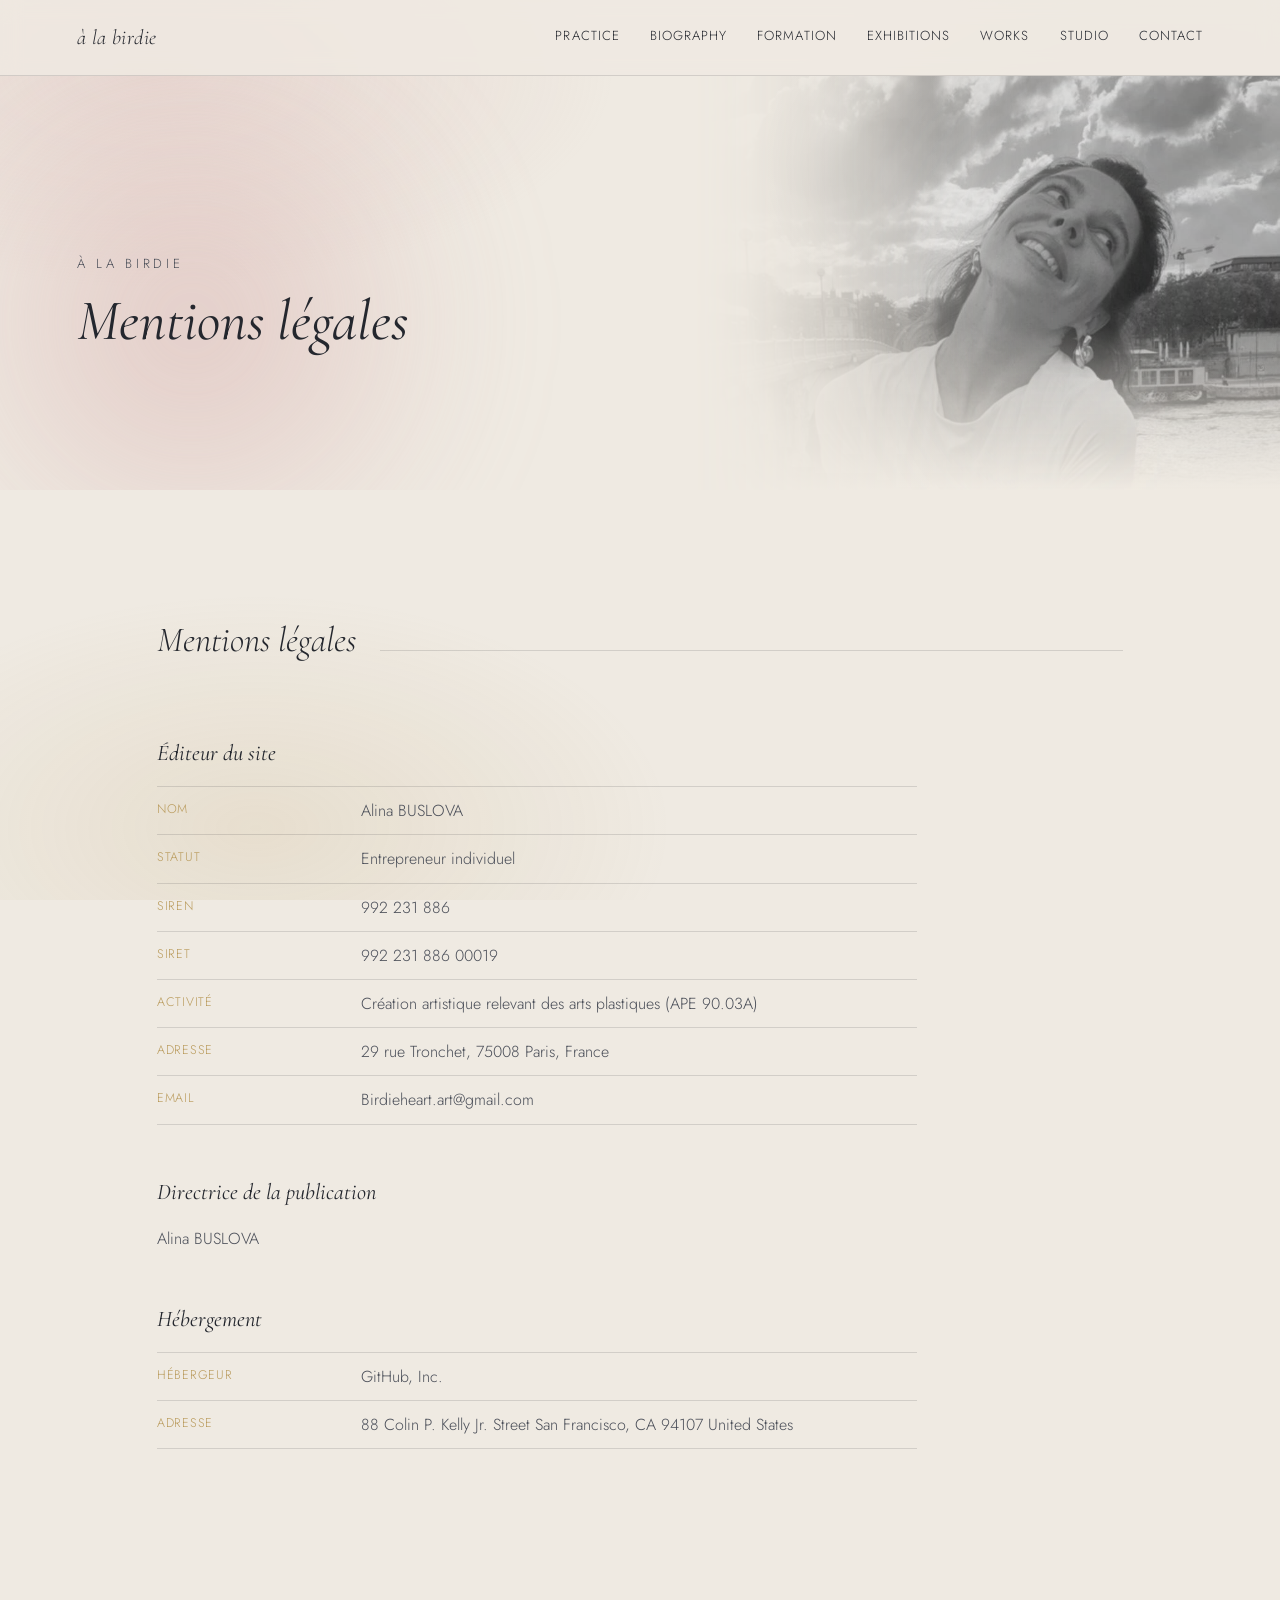
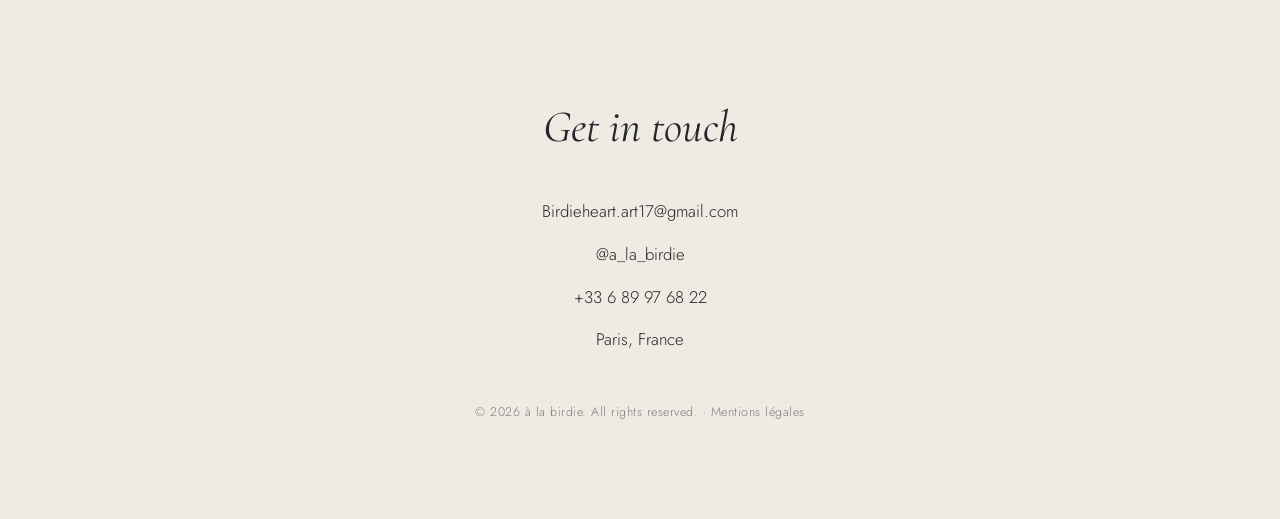
<file: mentions-legales.html>
<!DOCTYPE html>
<html lang="fr">
<head>
<meta charset="UTF-8">
<meta name="viewport" content="width=device-width, initial-scale=1.0">
<title>Mentions légales — à la birdie</title>
<link rel="preconnect" href="https://fonts.googleapis.com">
<link rel="preconnect" href="https://fonts.gstatic.com" crossorigin>
<link href="https://fonts.googleapis.com/css2?family=Cormorant+Garamond:ital,wght@0,300;0,400;0,500;0,600;1,400&family=Jost:wght@300;400;500;600&display=swap" rel="stylesheet">
<link rel="stylesheet" href="style.css">
</head>
<body>

<!-- ambient watercolor bloom, fixed behind everything -->
<div class="wash-layer" aria-hidden="true"></div>

<!-- ============ NAV ============ -->
<header class="site-nav">
  <a href="index.html#top" class="nav-mark">
    <span>à la birdie</span>
  </a>
  <nav class="nav-links">
    <a href="index.html#practice">Practice</a>
    <a href="index.html#bio">Biography</a>
    <a href="index.html#formation">Formation</a>
    <a href="index.html#exhibitions">Exhibitions</a>
    <a href="index.html#works">Works</a>
    <a href="index.html#community">Studio</a>
    <a href="index.html#contact">Contact</a>
  </nav>
</header>

<!-- ============ LEGAL HERO ============ -->
<section class="legal-hero">
  <div class="hero-bloom hero-bloom--rose" aria-hidden="true"></div>
  <div class="hero-bloom hero-bloom--dove" aria-hidden="true"></div>

  <div class="legal-portrait" aria-hidden="true">
    <img src="images/portrait2.jpeg" alt="">
  </div>

  <div class="legal-hero-content">
    <p class="eyebrow">à la birdie</p>
    <h1>Mentions légales</h1>
  </div>
</section>

<!-- ============ LEGAL CONTENT ============ -->
<section class="section legal">
  <div class="section-head">
    <span class="section-num">Mentions légales</span>
    <div class="rule"></div>
  </div>

  <div class="legal-content">

    <div class="legal-block">
      <h3>Éditeur du site</h3>
      <ul class="legal-fields">
        <li>
          <span class="field-label">Nom</span>
          <span>Alina BUSLOVA</span>
        </li>
        <li>
          <span class="field-label">Statut</span>
          <span>Entrepreneur individuel</span>
        </li>
        <li>
          <span class="field-label">SIREN</span>
          <span>992 231 886</span>
        </li>
        <li>
          <span class="field-label">SIRET</span>
          <span>992 231 886 00019</span>
        </li>
        <li>
          <span class="field-label">Activité</span>
          <span>Création artistique relevant des arts plastiques (APE 90.03A)</span>
        </li>
        <li>
          <span class="field-label">Adresse</span>
          <span>29 rue Tronchet, 75008 Paris, France</span>
        </li>
        <li>
          <span class="field-label">Email</span>
          <span><a href="mailto:Birdieheart.art@gmail.com">Birdieheart.art@gmail.com</a></span>
        </li>
      </ul>
    </div>

    <div class="legal-block">
      <h3>Directrice de la publication</h3>
      <p>Alina BUSLOVA</p>
    </div>

    <div class="legal-block">
      <h3>Hébergement</h3>
      <ul class="legal-fields">
        <li>
          <span class="field-label">Hébergeur</span>
          <span>GitHub, Inc.</span>
        </li>
        <li>
          <span class="field-label">Adresse</span>
          <span>
              88 Colin P. Kelly Jr. Street
              San Francisco, CA 94107
              United States
            </span>
        </li>
      </ul>
    </div>

  </div>
</section>

<!-- ============ CONTACT ============ -->
<footer id="contact" class="section contact">
  <h2>Get in touch</h2>
  <ul class="contact-list">
    <li><a href="mailto:Birdieheart.art17@gmail.com">Birdieheart.art17@gmail.com</a></li>
    <li><a href="https://www.instagram.com/a_la_birdie/" target="_blank" rel="noopener">@a_la_birdie</a></li>
    <li><a href="tel:+33689976822">+33 6 89 97 68 22</a></li>
    <li>Paris, France</li>
  </ul>
  <p class="foot-line">© 2026 à la birdie. All rights reserved. · <a href="mentions-legales.html" class="foot-link">Mentions légales</a></p>
</footer>

</body>
</html>
</file>
<file: style.css>
/* ============================================================
   à la birdie — watercolor portfolio
   Palette: paper #EFEAE2 / paper-deep #E4DDD0 / ink #24272E
            dove #AEB8C2 / blush #D8AFAE / gold #B99A5B
   Display: Cormorant Garamond · Body/UI: Jost
   ============================================================ */

:root{
  --paper: #EFEAE2;
  --paper-deep: #E4DDD0;
  --ink: #24272E;
  --ink-soft: #4A4E58;
  --dove: #AEB8C2;
  --blush: #D8AFAE;
  --gold: #B99A5B;
  --line: rgba(36,39,46,0.14);

  --display: 'Cormorant Garamond', serif;
  --body: 'Jost', sans-serif;

  --max: 1120px;
  --pad: clamp(24px, 6vw, 88px);
}

*,*::before,*::after{ box-sizing: border-box; }

@media (prefers-reduced-motion: reduce){
  *{ animation-duration: 0.001ms !important; animation-iteration-count: 1 !important; transition-duration: 0.001ms !important; }
}

html{ scroll-behavior: smooth; }

body{
  margin: 0;
  background: var(--paper);
  color: var(--ink);
  font-family: var(--body);
  font-weight: 300;
  font-size: 16px;
  line-height: 1.7;
  -webkit-font-smoothing: antialiased;
  position: relative;
}

a{ color: inherit; text-decoration: none; }
em{ font-style: italic; }

::selection{ background: var(--blush); color: var(--ink); }

:focus-visible{
  outline: 2px solid var(--gold);
  outline-offset: 3px;
}

/* ---------------- ambient wash layer ---------------- */

.wash-layer{
  position: fixed;
  inset: 0;
  z-index: -1;
  pointer-events: none;
  background:
    radial-gradient(ellipse 60% 40% at 12% 8%, rgba(216,175,174,0.28), transparent 60%),
    radial-gradient(ellipse 55% 45% at 92% 18%, rgba(174,184,194,0.24), transparent 60%),
    radial-gradient(ellipse 50% 40% at 20% 92%, rgba(185,154,91,0.14), transparent 65%);
}

/* ---------------- nav ---------------- */

.site-nav{
  position: sticky;
  top: 0;
  z-index: 40;
  display: flex;
  align-items: center;
  justify-content: space-between;
  gap: 24px;
  padding: 20px var(--pad);
  background: rgba(239,234,226,0.82);
  backdrop-filter: blur(10px);
  border-bottom: 1px solid var(--line);
}

.nav-mark{
  display: flex;
  align-items: center;
  gap: 10px;
  font-family: var(--display);
  font-style: italic;
  font-size: 1.3rem;
  letter-spacing: 0.02em;
  color: var(--ink);
}

.nav-links{
  display: flex;
  flex-wrap: wrap;
  gap: clamp(14px, 2.4vw, 30px);
  font-size: 0.82rem;
  letter-spacing: 0.08em;
  text-transform: uppercase;
}

.nav-links a{
  position: relative;
  padding-bottom: 4px;
}
.nav-links a::after{
  content: "";
  position: absolute;
  left: 0; right: 100%;
  bottom: 0;
  height: 1px;
  background: var(--gold);
  transition: right 0.3s ease;
}
.nav-links a:hover::after{ right: 0; }

/* ---------------- hero ---------------- */

.hero{
  position: relative;
  min-height: 92vh;
  display: flex;
  align-items: center;
  justify-content: center;
  overflow: hidden;
}

.hero-bloom{
  position: absolute;
  border-radius: 50%;
  filter: blur(60px);
  opacity: 0.55;
  z-index: 0;
}
.hero-bloom--rose{
  width: 46vw; height: 46vw;
  max-width: 620px; max-height: 620px;
  background: radial-gradient(circle, var(--blush), transparent 70%);
  top: -12%; left: -8%;
}
.hero-bloom--dove{
  width: 40vw; height: 40vw;
  max-width: 560px; max-height: 560px;
  background: radial-gradient(circle, var(--dove), transparent 70%);
  bottom: -18%; right: -10%;
}

/* portrait fading in from the right edge of the hero */
.hero-portrait{
  position: absolute;
  top: 0;
  right: 0;
  bottom: 0;
  width: min(52vw, 720px);
  z-index: 0;
  pointer-events: none;
  -webkit-mask-image: linear-gradient(to right, transparent 0%, rgba(0,0,0,0.35) 22%, rgba(0,0,0,0.85) 55%, #000 78%);
  mask-image: linear-gradient(to right, transparent 0%, rgba(0,0,0,0.35) 22%, rgba(0,0,0,0.85) 55%, #000 78%);
}
.hero-portrait img{
  width: 100%;
  height: 100%;
  object-fit: cover;
  object-position: 70% 20%;
  filter: grayscale(1) contrast(1.02);
  opacity: 0.9;
}
.hero-portrait::after{
  content: "";
  position: absolute;
  inset: 0;
  background:
    linear-gradient(to right, var(--paper) 0%, transparent 40%),
    linear-gradient(to bottom, transparent 55%, var(--paper) 100%);
}

.hero-content{
  position: relative;
  z-index: 1;
  max-width: 720px;
  padding: 120px var(--pad) 80px;
  text-align: center;
  margin: 0 auto;
}

.eyebrow{
  margin: 0 0 18px;
  font-size: 0.82rem;
  letter-spacing: 0.28em;
  text-transform: uppercase;
  color: var(--ink-soft);
}

.hero-title{
  margin: 0;
  font-family: var(--display);
  font-weight: 400;
  font-style: italic;
  font-size: clamp(2.6rem, 7vw, 5.4rem);
  line-height: 1.08;
  letter-spacing: 0.005em;
  color: var(--ink);
}

.hero-sub{
  margin: 28px 0 0;
  font-size: 1.02rem;
  color: var(--ink-soft);
  max-width: 480px;
  margin-left: auto;
  margin-right: auto;
}

.scroll-cue{
  position: relative;
  display: block;
  margin: 56px auto 0;
  width: 1px;
  height: 54px;
  background: var(--line);
  overflow: hidden;
}
.scroll-cue span{
  position: absolute;
  top: -100%;
  left: 0;
  width: 100%;
  height: 100%;
  background: var(--gold);
  animation: drip 2.6s ease-in-out infinite;
}
@keyframes drip{
  0%{ top: -100%; }
  60%{ top: 100%; }
  100%{ top: 100%; }
}

@media (max-width: 860px){
  .hero-portrait{
    width: 100%;
    -webkit-mask-image: linear-gradient(to bottom, transparent 0%, rgba(0,0,0,0.5) 30%, rgba(0,0,0,0.85) 60%, #000 100%);
    mask-image: linear-gradient(to bottom, transparent 0%, rgba(0,0,0,0.5) 30%, rgba(0,0,0,0.85) 60%, #000 100%);
  }
  .hero-portrait img{ object-position: 50% 15%; opacity: 0.5; }
  .hero-portrait::after{
    background: linear-gradient(to bottom, transparent 0%, var(--paper) 100%);
  }
}

/* ---------------- generic section scaffolding ---------------- */

.section{
  max-width: var(--max);
  margin: 0 auto;
  padding: clamp(64px, 10vw, 120px) var(--pad);
}

.section-head{
  display: flex;
  align-items: baseline;
  gap: 24px;
  margin-bottom: clamp(36px, 5vw, 64px);
}
.section-head--sub{ margin-top: 56px; margin-bottom: 28px; }

.section-num{
  font-family: var(--display);
  font-style: italic;
  font-size: clamp(1.6rem, 3vw, 2.2rem);
  white-space: nowrap;
  color: var(--ink);
}

.rule{
  flex: 1;
  height: 1px;
  background: var(--line);
}

/* ---------------- practice ---------------- */

.practice-grid{
  display: grid;
  grid-template-columns: 1fr 1.3fr;
  gap: clamp(32px, 6vw, 72px);
}

.practice-lead{
  font-family: var(--display);
  font-style: italic;
  font-size: clamp(1.5rem, 2.6vw, 2rem);
  line-height: 1.4;
  color: var(--ink);
  margin: 0;
}

.practice-body p{
  margin: 0 0 22px;
  color: var(--ink-soft);
  font-size: 1rem;
}
.practice-body p:last-child{ margin-bottom: 0; }

/* ---------------- biography timeline ---------------- */

.timeline{
  position: relative;
  border-left: 1px solid var(--line);
  padding-left: clamp(24px, 5vw, 48px);
}

.tl-row{
  position: relative;
  padding-bottom: clamp(32px, 5vw, 52px);
}
.tl-row:last-child{ padding-bottom: 0; }

.tl-row::before{
  content: "";
  position: absolute;
  left: calc(-1 * clamp(24px, 5vw, 48px) - 5px);
  top: 6px;
  width: 9px;
  height: 9px;
  border-radius: 50%;
  background: var(--gold);
}

.tl-year{
  display: block;
  font-family: var(--display);
  font-style: italic;
  font-size: 1.3rem;
  color: var(--gold);
  margin-bottom: 10px;
}

.tl-card p{
  margin: 0;
  max-width: 640px;
  color: var(--ink-soft);
}

/* ambient faded portraits — biography section, one on each side,
   anchored to the true edges of the page rather than the centered
   content column */
.bio{ position: relative; }
.bio .section-head{ position: relative; z-index: 1; }
.timeline{ z-index: 1; }

.bio-portrait{
  position: absolute;
  top: 0;
  bottom: 0;
  width: min(30vw, 400px);
  z-index: 0;
  pointer-events: none;
}
.bio-portrait img{
  width: 100%;
  height: 100%;
  object-fit: cover;
  filter: grayscale(1) contrast(1.02);
  opacity: 0.5;
}

.bio-portrait--right{
  right: calc(50% - 50vw);
  -webkit-mask-image: linear-gradient(to right, transparent 0%, rgba(0,0,0,0.3) 24%, rgba(0,0,0,0.75) 55%, #000 82%);
  mask-image: linear-gradient(to right, transparent 0%, rgba(0,0,0,0.3) 24%, rgba(0,0,0,0.75) 55%, #000 82%);
}
.bio-portrait--right img{ object-position: 50% 15%; }
.bio-portrait--right::after{
  content: "";
  position: absolute;
  inset: 0;
  background:
    linear-gradient(to right, var(--paper) 0%, transparent 42%),
    linear-gradient(to bottom, transparent 65%, var(--paper) 100%),
    linear-gradient(to top, transparent 65%, var(--paper) 100%);
}

.bio-portrait--left{
  left: calc(50% - 50vw);
  -webkit-mask-image: linear-gradient(to left, transparent 0%, rgba(0,0,0,0.3) 24%, rgba(0,0,0,0.75) 55%, #000 82%);
  mask-image: linear-gradient(to left, transparent 0%, rgba(0,0,0,0.3) 24%, rgba(0,0,0,0.75) 55%, #000 82%);
}
.bio-portrait--left img{ object-position: 32% 18%; }
.bio-portrait--left::after{
  content: "";
  position: absolute;
  inset: 0;
  background:
    linear-gradient(to left, var(--paper) 0%, transparent 42%),
    linear-gradient(to bottom, transparent 65%, var(--paper) 100%),
    linear-gradient(to top, transparent 65%, var(--paper) 100%);
}

@media (max-width: 860px){
  .bio-portrait{ display: none; }
}

/* ---------------- formation ---------------- */

.formation-grid{
  display: grid;
  grid-template-columns: 1fr 1fr;
  gap: clamp(32px, 6vw, 72px);
}

.formation-col h3{
  font-family: var(--display);
  font-style: italic;
  font-weight: 400;
  font-size: 1.5rem;
  margin: 0 0 20px;
}

.plain-list{
  list-style: none;
  margin: 0; padding: 0;
}
.plain-list li{
  padding: 12px 0;
  border-top: 1px solid var(--line);
  color: var(--ink-soft);
  font-size: 0.98rem;
}
.plain-list li:last-child{ border-bottom: 1px solid var(--line); }

.plain-list .yr{
  display: inline-block;
  min-width: 108px;
  color: var(--gold);
  font-family: var(--display);
  font-style: italic;
}

/* ---------------- exhibitions / press / collab ---------------- */

.edit-list{
  list-style: none;
  margin: 0 0 8px;
  padding: 0;
}

.edit-list li{
  display: grid;
  grid-template-columns: 190px 1fr;
  gap: 8px 24px;
  padding: 20px 0;
  border-top: 1px solid var(--line);
}
.edit-list li:last-child{ border-bottom: 1px solid var(--line); }

.edit-date{
  font-size: 0.82rem;
  letter-spacing: 0.06em;
  text-transform: uppercase;
  color: var(--gold);
  padding-top: 3px;
}

.edit-title{
  grid-column: 2;
  font-family: var(--display);
  font-style: italic;
  font-size: 1.25rem;
  color: var(--ink);
}

.edit-meta{
  grid-column: 2;
  color: var(--ink-soft);
  font-size: 0.94rem;
}

.collab-line{
  color: var(--ink-soft);
  max-width: 640px;
}

/* ---------------- works ---------------- */

.works-intro{
  max-width: 760px;
  margin-bottom: clamp(40px, 6vw, 64px);
}

.works-series-title{
  font-family: var(--display);
  font-style: italic;
  font-weight: 400;
  font-size: clamp(1.5rem, 2.6vw, 2rem);
  margin: 0 0 18px;
  color: var(--ink);
}
.works-series-title span{
  font-size: 1rem;
  font-style: normal;
  color: var(--ink-soft);
  letter-spacing: 0.03em;
}

/* small "Series N" tag sitting beside a series title */
.series-tag{
  display: inline-block;
  margin-left: 14px;
  padding: 4px 12px;
  font-family: var(--body);
  font-style: normal;
  font-size: 0.68rem;
  letter-spacing: 0.14em;
  text-transform: uppercase;
  color: var(--paper);
  background: var(--gold);
  border-radius: 999px;
  vertical-align: middle;
  transform: translateY(-3px);
}

.works-intro p{
  color: var(--ink-soft);
  margin: 0;
}

/* divider used between the two series inside the Works section */
.series-divider{
  display: flex;
  align-items: center;
  gap: 20px;
  margin: clamp(64px, 9vw, 104px) 0 clamp(40px, 6vw, 64px);
}
.series-divider .rule{ flex: 1; height: 1px; background: var(--line); }
.series-divider span{
  font-family: var(--display);
  font-style: italic;
  font-size: 1rem;
  color: var(--gold);
  letter-spacing: 0.04em;
  white-space: nowrap;
}

.works-grid{
  display: grid;
  grid-template-columns: 1fr 1fr;
  gap: clamp(32px, 5vw, 64px) clamp(28px, 5vw, 56px);
}

.work-card--wide{
  grid-column: 1 / -1;
}
.work-card--wide .work-plate{
  aspect-ratio: 16 / 10;
}
.work-card--wide .work-plate img{
  object-position: center 30%;
}

.work-card h3{
  font-family: var(--display);
  font-style: italic;
  font-weight: 400;
  font-size: 1.6rem;
  margin: 22px 0 6px;
}

.work-specs{
  font-size: 0.78rem;
  letter-spacing: 0.06em;
  text-transform: uppercase;
  color: var(--gold);
  margin: 0 0 14px;
}
.work-price{ color: var(--ink-soft); }

.work-card p:not(.work-specs){
  color: var(--ink-soft);
  margin: 0;
}

.work-plate{
  aspect-ratio: 4 / 5;
  border-radius: 2px;
  position: relative;
  overflow: hidden;
  background: var(--paper-deep);
  cursor: zoom-in;
}
.work-plate img{
  width: 100%;
  height: 100%;
  object-fit: cover;
  object-position: center;
  display: block;
  transition: transform 0.6s ease;
}
.work-card:hover .work-plate img{
  transform: scale(1.03);
}

/* ---------------- zoom / loupe badge on every plate ----------------
   A small tappable indicator, bottom-right of each work-plate, that
   signals the image can be opened larger. Same treatment on the
   Dovecote (Series 1) grid, which reuses .work-plate. */

.work-plate .zoom-badge{
  position: absolute;
  right: 14px;
  bottom: 14px;
  width: 34px;
  height: 34px;
  border-radius: 50%;
  display: flex;
  align-items: center;
  justify-content: center;
  background: rgba(239,234,226,0.88);
  backdrop-filter: blur(4px);
  box-shadow: 0 4px 14px rgba(36,39,46,0.22);
  opacity: 0.88;
  transform: scale(0.94);
  transition: transform 0.35s ease, opacity 0.35s ease, background 0.35s ease;
  pointer-events: none;
  z-index: 2;
}
.work-plate .zoom-badge svg{
  width: 16px;
  height: 16px;
  display: block;
}
.work-plate .zoom-badge svg circle,
.work-plate .zoom-badge svg line{
  stroke: var(--ink);
  stroke-width: 1.6;
  fill: none;
  stroke-linecap: round;
}
.work-card:hover .work-plate .zoom-badge,
.work-plate:focus-visible .zoom-badge{
  opacity: 1;
  transform: scale(1);
  background: var(--paper);
}

/* ---------------- lightbox ---------------- */

.lightbox{
  position: fixed;
  inset: 0;
  z-index: 100;
  display: flex;
  align-items: center;
  justify-content: center;
  padding: clamp(20px, 5vw, 64px);
  background: rgba(36,39,46,0.72);
  backdrop-filter: blur(6px);
  opacity: 0;
  visibility: hidden;
  transition: opacity 0.4s ease, visibility 0s linear 0.4s;
}
.lightbox.is-open{
  opacity: 1;
  visibility: visible;
  transition: opacity 0.4s ease, visibility 0s linear 0s;
}

.lightbox-figure{
  position: relative;
  max-width: min(92vw, 1100px);
  max-height: 88vh;
  transform: scale(0.82);
  opacity: 0;
  transition: transform 0.45s cubic-bezier(.2,.8,.2,1), opacity 0.4s ease;
}
.lightbox.is-open .lightbox-figure{
  transform: scale(1);
  opacity: 1;
}

/* the viewport clips the zoomed image so it grows from the point
   clicked without spilling over the rest of the page */
.lightbox-viewport{
  max-width: 100%;
  max-height: 88vh;
  border-radius: 2px;
  overflow: hidden;
  box-shadow: 0 30px 70px rgba(0,0,0,0.45);
}
.lightbox-viewport.is-zoomed{
  overflow: auto;
}

.lightbox-figure img{
  display: block;
  max-width: 100%;
  max-height: 88vh;
  width: auto;
  height: auto;
  cursor: zoom-in;
  transition: transform 0.45s cubic-bezier(.2,.8,.2,1);
  will-change: transform;
}
.lightbox-figure img.is-zoomed{
  cursor: zoom-out;
}

.lightbox-hint{
  margin: 14px 0 0;
  text-align: center;
  font-size: 0.72rem;
  letter-spacing: 0.1em;
  text-transform: uppercase;
  color: var(--dove);
  transition: opacity 0.3s ease;
}

.lightbox-caption{
  margin-top: 16px;
  text-align: center;
  font-family: var(--display);
  font-style: italic;
  font-size: 1.1rem;
  color: var(--paper);
}
.lightbox-caption span{
  display: block;
  margin-top: 4px;
  font-family: var(--body);
  font-style: normal;
  font-size: 0.72rem;
  letter-spacing: 0.08em;
  text-transform: uppercase;
  color: var(--dove);
}

.lightbox-close{
  position: absolute;
  top: -18px;
  right: -18px;
  width: 40px;
  height: 40px;
  border-radius: 50%;
  background: var(--paper);
  color: var(--ink);
  display: flex;
  align-items: center;
  justify-content: center;
  font-size: 1.2rem;
  line-height: 1;
  cursor: pointer;
  box-shadow: 0 8px 22px rgba(0,0,0,0.3);
  border: none;
}

@media (max-width: 600px){
  .lightbox-close{ top: -46px; right: 0; }
}

/* ---------------- studio / community ---------------- */

.community{
  text-align: center;
}
.community .section-head{
  justify-content: center;
}

.community-frame{
  max-width: 900px;
  margin: 0 auto;
  border-radius: 2px;
  overflow: hidden;
  aspect-ratio: 16 / 10;
}
.community-frame img{
  width: 100%;
  height: 100%;
  object-fit: cover;
  object-position: center 30%;
  filter: saturate(0.92);
}

.community-caption{
  max-width: 560px;
  margin: 24px auto 0;
  color: var(--ink-soft);
  font-size: 0.98rem;
  font-style: italic;
  font-family: var(--display);
}

/* ---------------- contact / footer ---------------- */

.contact{
  text-align: center;
  padding-top: clamp(64px, 10vw, 120px);
  padding-bottom: clamp(64px, 10vw, 96px);
}

.contact h2{
  font-family: var(--display);
  font-style: italic;
  font-weight: 400;
  font-size: clamp(2rem, 4vw, 2.8rem);
  margin: 0 0 32px;
}

.contact-list{
  list-style: none;
  margin: 0 0 48px;
  padding: 0;
  display: flex;
  flex-direction: column;
  gap: 14px;
  font-size: 1.05rem;
}

.contact-list a{
  border-bottom: 1px solid transparent;
  transition: border-color 0.2s ease;
}
.contact-list a:hover{ border-color: var(--gold); }

.foot-line{
  font-size: 0.78rem;
  letter-spacing: 0.04em;
  color: var(--ink-soft);
  opacity: 0.7;
  margin: 0;
}
.foot-link{
  opacity: 1;
  border-bottom: 1px solid transparent;
  transition: border-color 0.2s ease;
}
.foot-link:hover{ border-color: var(--gold); }

/* ---------------- legal page ---------------- */

.legal-hero{
  position: relative;
  min-height: 46vh;
  display: flex;
  align-items: center;
  overflow: hidden;
}

.legal-portrait{
  position: absolute;
  top: 0;
  right: 0;
  bottom: 0;
  width: min(46vw, 620px);
  z-index: 0;
  pointer-events: none;
  -webkit-mask-image: linear-gradient(to right, transparent 0%, rgba(0,0,0,0.35) 24%, rgba(0,0,0,0.85) 58%, #000 82%);
  mask-image: linear-gradient(to right, transparent 0%, rgba(0,0,0,0.35) 24%, rgba(0,0,0,0.85) 58%, #000 82%);
}
.legal-portrait img{
  width: 100%;
  height: 100%;
  object-fit: cover;
  object-position: 60% 22%;
  filter: grayscale(1) contrast(1.02);
  opacity: 0.9;
}
.legal-portrait::after{
  content: "";
  position: absolute;
  inset: 0;
  background:
    linear-gradient(to right, var(--paper) 0%, transparent 42%),
    linear-gradient(to bottom, transparent 60%, var(--paper) 100%);
}

.legal-hero-content{
  position: relative;
  z-index: 1;
  max-width: 640px;
  padding: 100px var(--pad) 60px;
}

.legal-hero-content .eyebrow{ margin-bottom: 14px; }

.legal-hero-content h1{
  margin: 0;
  font-family: var(--display);
  font-weight: 400;
  font-style: italic;
  font-size: clamp(2.2rem, 5.5vw, 3.6rem);
  line-height: 1.12;
  color: var(--ink);
}

@media (max-width: 860px){
  .legal-portrait{
    width: 100%;
    -webkit-mask-image: linear-gradient(to bottom, transparent 0%, rgba(0,0,0,0.5) 30%, rgba(0,0,0,0.85) 60%, #000 100%);
    mask-image: linear-gradient(to bottom, transparent 0%, rgba(0,0,0,0.5) 30%, rgba(0,0,0,0.85) 60%, #000 100%);
  }
  .legal-portrait img{ object-position: 50% 15%; opacity: 0.5; }
  .legal-portrait::after{
    background: linear-gradient(to bottom, transparent 0%, var(--paper) 100%);
  }
}

.legal-content{
  max-width: 760px;
}

.legal-block{
  margin-bottom: clamp(32px, 5vw, 48px);
}
.legal-block:last-child{ margin-bottom: 0; }

.legal-block h3{
  font-family: var(--display);
  font-style: italic;
  font-weight: 400;
  font-size: 1.4rem;
  margin: 0 0 14px;
  color: var(--ink);
}

.legal-block p{
  margin: 0 0 10px;
  color: var(--ink-soft);
}
.legal-block p:last-child{ margin-bottom: 0; }

.legal-fields{
  list-style: none;
  margin: 0;
  padding: 0;
  color: var(--ink-soft);
}
.legal-fields li{
  display: grid;
  grid-template-columns: 180px 1fr;
  gap: 8px 24px;
  padding: 10px 0;
  border-top: 1px solid var(--line);
}
.legal-fields li:last-child{ border-bottom: 1px solid var(--line); }

.legal-fields .field-label{
  font-size: 0.78rem;
  letter-spacing: 0.06em;
  text-transform: uppercase;
  color: var(--gold);
  padding-top: 2px;
}

@media (max-width: 600px){
  .legal-fields li{ grid-template-columns: 1fr; }
}

/* ---------------- responsive ---------------- */

@media (max-width: 860px){
  .practice-grid,
  .formation-grid,
  .works-grid{
    grid-template-columns: 1fr;
  }
  .work-card--wide{ grid-column: auto; }
  .edit-list li{
    grid-template-columns: 1fr;
  }
  .edit-title, .edit-meta{ grid-column: 1; }
}

@media (max-width: 600px){
  .site-nav{ flex-direction: column; align-items: flex-start; gap: 14px; }
  .nav-links{ font-size: 0.74rem; gap: 14px 20px; }
}
/* ---------------- side images (plain, no captions) ----------------
   Watercolor details anchored to the true left/right edges of the
   page — same edge-bleed technique as the biography portraits — so
   Practice, Formation, and Exhibitions/Press/Collaborations don't
   read as empty. Height is NOT forced: each image keeps its own
   natural aspect ratio (portrait, square, or landscape) so nothing
   gets cropped on the sides. */

.practice{ position: relative; }
.practice .section-head,
.practice .practice-grid{ position: relative; z-index: 1; }

.formation{ position: relative; }
.formation .section-head,
.formation .formation-grid{ position: relative; z-index: 1; }

.exhibitions{ position: relative; }
.exhibitions .section-head,
.exhibitions .edit-list,
.exhibitions .collab-line{ position: relative; z-index: 1; }

.side-image{
  position: absolute;
  width: min(16vw, 220px);
  top: 50%;
  transform: translateY(-50%);
  z-index: 0;
  pointer-events: none;
  border-radius: 2px;
  overflow: hidden;
  box-shadow: 0 14px 32px rgba(36,39,46,0.16);
}
.side-image img{
  width: 100%;
  height: auto;
  display: block;
  filter: saturate(0.96);
}

.side-image--right{ right: calc(50% - 50vw); }
.side-image--left{ left: calc(50% - 50vw); }

.side-image--top{ top: 20px; transform: none; }
.side-image--bottom{ top: auto; bottom: 20px; transform: none; }

@media (max-width: 1024px){
  .side-image{ display: none; }
}
</file>
